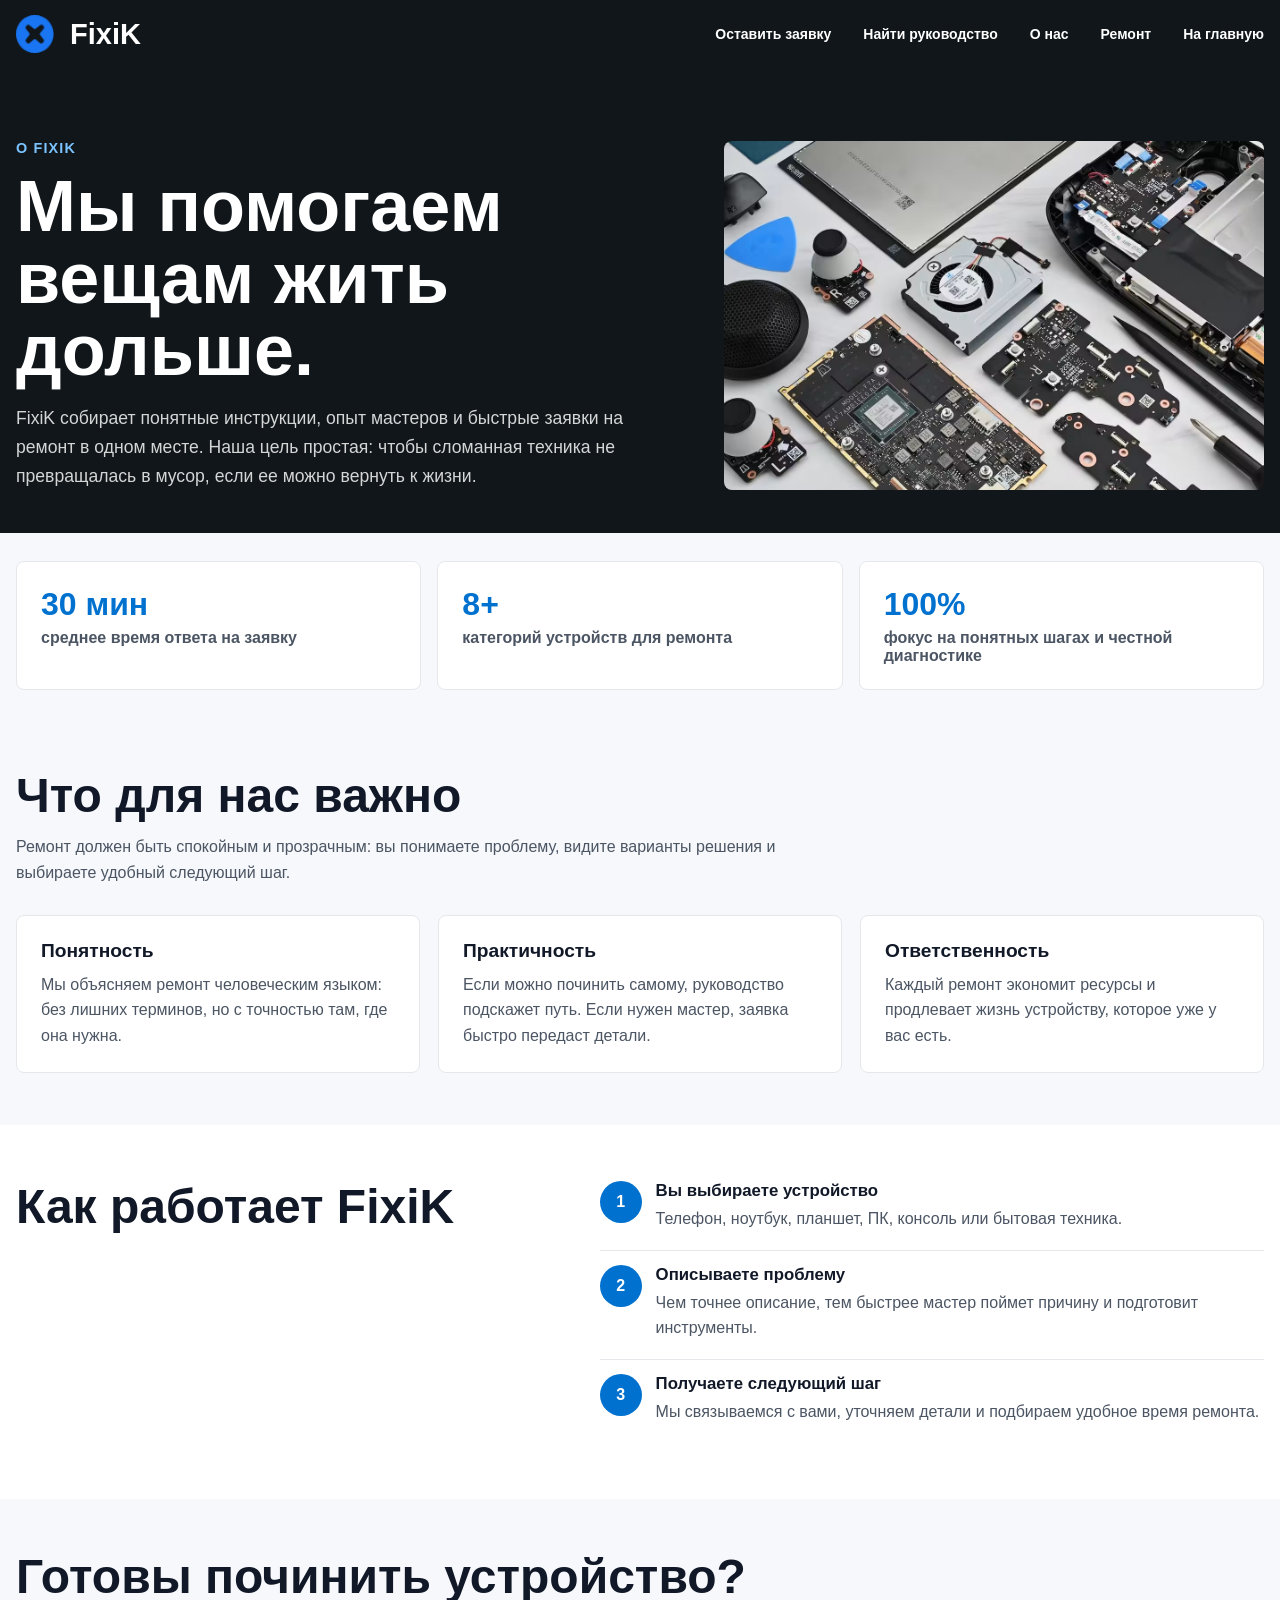
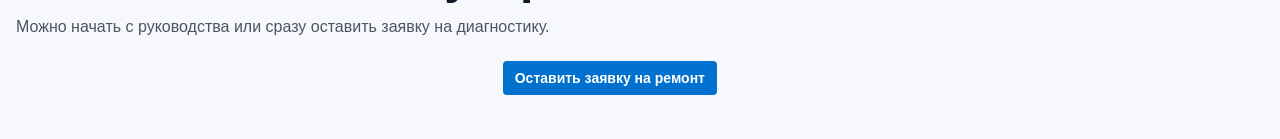
<file: about.html>
<!DOCTYPE html>
<html lang="ru">
<head>
    <meta charset="UTF-8">
    <meta name="viewport" content="width=device-width, initial-scale=1.0">
    <link rel="stylesheet" href="style.css">
    <title>О нас - FixiK</title>
</head>
<body class="page-main">
<div class="wrapper">
    <div class="header">
        <header class="conteiner">
            <img class="llogo" src="images/x.png" alt="">
            <a class="logo" href="index.html">FixiK</a>
            <button class="menu-toggle" id="menuToggle" type="button" aria-label="Открыть меню" aria-expanded="false">
                <span></span>
                <span></span>
                <span></span>
            </button>
            <nav>
                <ul>
                    <li><a href="index.html#request">Оставить заявку</a></li>
                    <li><a href="guides.html">Найти руководство</a></li>
                    <li><a href="about.html">О нас</a></li>
                    <li class="active"><a href="index.html#request">Ремонт</a></li>
                    <li class="active1"><a href="index.html">На главную</a></li>
                </ul>
            </nav>
        </header>
    </div>

    <main>
        <section class="page-hero">
            <div class="conteiner page-hero-grid">
                <div>
                    <div class="page-kicker">О FixiK</div>
                    <h1>Мы помогаем вещам жить дольше.</h1>
                    <p>FixiK собирает понятные инструкции, опыт мастеров и быстрые заявки на ремонт в одном месте. Наша цель простая: чтобы сломанная техника не превращалась в мусор, если ее можно вернуть к жизни.</p>
                </div>
                <div class="page-hero-media">
                    <img src="images/guide2.jpg" alt="Мастер ремонтирует устройство">
                </div>
            </div>
        </section>

        <section class="conteiner about-stats">
            <div class="about-stat">
                <strong>30 мин</strong>
                <span>среднее время ответа на заявку</span>
            </div>
            <div class="about-stat">
                <strong>8+</strong>
                <span>категорий устройств для ремонта</span>
            </div>
            <div class="about-stat">
                <strong>100%</strong>
                <span>фокус на понятных шагах и честной диагностике</span>
            </div>
        </section>

        <section class="content-section conteiner">
            <div class="section-heading">
                <h2>Что для нас важно</h2>
                <p>Ремонт должен быть спокойным и прозрачным: вы понимаете проблему, видите варианты решения и выбираете удобный следующий шаг.</p>
            </div>
            <div class="value-grid">
                <article class="value-card">
                    <h3>Понятность</h3>
                    <p>Мы объясняем ремонт человеческим языком: без лишних терминов, но с точностью там, где она нужна.</p>
                </article>
                <article class="value-card">
                    <h3>Практичность</h3>
                    <p>Если можно починить самому, руководство подскажет путь. Если нужен мастер, заявка быстро передаст детали.</p>
                </article>
                <article class="value-card">
                    <h3>Ответственность</h3>
                    <p>Каждый ремонт экономит ресурсы и продлевает жизнь устройству, которое уже у вас есть.</p>
                </article>
            </div>
        </section>

        <section class="about-band">
            <div class="conteiner about-band-grid">
                <h2>Как работает FixiK</h2>
                <div class="about-steps">
                    <div class="about-step">
                        <span>1</span>
                        <div>
                            <h3>Вы выбираете устройство</h3>
                            <p>Телефон, ноутбук, планшет, ПК, консоль или бытовая техника.</p>
                        </div>
                    </div>
                    <div class="about-step">
                        <span>2</span>
                        <div>
                            <h3>Описываете проблему</h3>
                            <p>Чем точнее описание, тем быстрее мастер поймет причину и подготовит инструменты.</p>
                        </div>
                    </div>
                    <div class="about-step">
                        <span>3</span>
                        <div>
                            <h3>Получаете следующий шаг</h3>
                            <p>Мы связываемся с вами, уточняем детали и подбираем удобное время ремонта.</p>
                        </div>
                    </div>
                </div>
            </div>
        </section>

        <section class="content-section conteiner">
            <div class="section-heading">
                <h2>Готовы починить устройство?</h2>
                <p>Можно начать с руководства или сразу оставить заявку на диагностику.</p>
            </div>
            <a class="buttonpart" href="index.html#request">Оставить заявку на ремонт</a>
        </section>
    </main>
</div>

<script>
    const menuToggle = document.getElementById('menuToggle');
    const headerNav = document.querySelector('.header nav');

    menuToggle.addEventListener('click', () => {
        const isOpen = headerNav.classList.toggle('active');
        menuToggle.classList.toggle('active', isOpen);
        menuToggle.setAttribute('aria-expanded', String(isOpen));
    });
</script>
</body>
</html>
</file>
<file: style.css>
*{
    margin: 0;
    padding: 0;
    text-rendering: optimizeSpeed;
    font-size: 16px;
    font-family: -apple-system, BlinkMacSystemFont, 'Segoe UI', 'Noto Sans', Helvetica, Arial, sans-serif, 'Apple Color Emoji', 'Segoe UI Emoji';
}
html{
    scroll-behavior: smooth;
}
.header{
    display: flex;
    justify-content: space-around;
    align-items: center;
    background-color: #11161a;
    width: 100%;
    height: 68px;
}
.login{
    display: flex;
    justify-content: space-around;
    align-items: center;
    background-color: #0071ce;
    width: 100%;
    height: 52px;
}
.login a{
    color: rgb(255, 255, 255);
    font-size: 16px;
    font-weight: 600;
}
.login p{
    color: rgb(255, 255, 255);
    font-size: 16px;
    font-weight: 600;
}
.header a{
    color: rgb(255, 255, 255);
    font-size: 14px;
    font-weight: 600;
    text-decoration: none;
}
.wrapper{
    width: 100%;
}
.conteiner {
    width: 1400px;
    margin: 0 auto;
}
.brand{
    display: inline-flex;
    align-items: center;
    gap: 10px;
    flex: 0 0 auto;
    line-height: 1;
}
header .logo{
    color: rgb(255, 255, 255);
    font-size: 29px;
    font-weight: 800;
}
header .llogo{
    display: block;
    width: 38px;
    height: 38px;
    object-fit: contain;
}
header nav{
    float: right;
    width: 80%;
}
header nav ul{
    list-style: none;
    display: flex;
    justify-content: flex-end;
    gap: 32px;
    margin-top: 19px;
}
header nav ul li{
    display: inline-block;
}
header nav ul li.active{
    position: static;
}
header nav ul li.active1::after{
    content: "";
    display: none;
    width: 1px;
    height: 23px;
    background: #585874;
    position: relative;
    right: 16px;
    bottom: 20px;
}
.hero{
    margin-bottom: 305px;
}
.hero img {
    position: absolute;
    width: 100vw;
    height: 450px;
    object-fit: cover;
}
.hero--info{
    display: flex;
    align-items: center;
    width: 100%;
    flex-direction: column;
}
.hero--info h1{
    color: white;
    font-size: 3rem;
    font-weight: 600;
    margin-top: 100px;
    z-index: 2;
}
.hero--info h3{
    color: white;
    font-size: 1.3rem;
    font-weight: 600;
    z-index: 2;
}
.trending .n{
    font-size: 3rem;
    font-weight: 600;
    text-align: center;
}
.otvet{
    font-size: 3rem;
    font-weight: 600;
    text-align: center;
}
.trending h1{
    font-size: 1.25rem;
    font-weight: 500;
    margin-top: 2px;
    text-align: center;
}
.trending h2{
    font-size: 1.25rem;
    font-weight: 500;
    margin-top: 1px;
    text-align: center;
}
.info{
    display: flex;
    gap: 22px;
    justify-content: center;
    flex-wrap: wrap;
}
.block {
    margin-top: 50px;
    background: #000;
    border-radius: 1rem;
    overflow: hidden;
    width: 390px;
    height: 701px;
    display: flex;
    flex-direction: column;
    justify-content: space-between;
    flex: 1 1 300px;
    max-width: 395px;
}
.block .guide1 {
    width: 100%;
    height: 53.6%;
    object-fit: cover;
    --tw-duration: .3s;
    transition-duration: .3s;
}
.block:hover .guide1{
    transform: scale(1.1);
}
.card-content {
    padding: 20px;
}
.small-text {
    color: white;
    font-size: .875rem;
    position: relative;
    bottom: 10px;
}
.block h4 {
    font-size: 32px;
    font-weight: 600;
    margin: 10px 0;
    color: white;
    position: relative;
    bottom: 10px;
    line-height: 1.1;
}
.block p {
    color: #8993a3;
    font-size: .875rem;
    line-height: 1.4;
    position: relative;
    bottom: 5px;
}
.button {
    display: block;
    margin-top: 20px;
    padding: 12px;
    text-align: center;
    background: white;
    color: black;
    border-radius: 8px;
    cursor: pointer;
    font-size: 14px;
    font-weight: 600;
    text-decoration: none;
}
.button:hover {
    background: rgb(224, 223, 223);
}
.block .book{
    position: relative;
    top: 4px;
    right: 2px;
}
.block-2 {
    margin-top: 50px;
    background: #000;
    border-radius: 1rem;
    overflow: hidden;
    width: 390px;
    height: 701px;
    display: flex;
    flex-direction: column;
    justify-content: space-between;
    flex: 1 1 300px;
    max-width: 395px;
}
.block-2 .guide2 {
    width: 100%;
    height: 53.6%;
    object-fit: cover;
    --tw-duration: .3s;
    transition-duration: .3s;
}
.block-2:hover .guide2{
    transform: scale(1.1);
}
.card-content2 {
    padding: 20px;
}
.small-text2 {
    color: white;
    position: relative;
    bottom: 40px;
    font-size: .875rem;
    margin-bottom: 10px;
}
.block-2 h4 {
    position: relative;
    bottom: 40px;
    font-size: 32px;
    font-weight: 600;
    margin: 10px 0;
    color: white;
    line-height: 1.2;
}
.block-2 p {
    position: relative;
    bottom: 35px;
    color: #8993a3;
    font-size: .875rem;
    line-height: 1.4;
}
.block-2 .key{
    position: relative;
    top: 4px;
    right: 3px;
}
.block-3 {
    margin-top: 50px;
    background: #000;
    border-radius: 1rem;
    overflow: hidden;
    width: 390px;
    height: 701px;
    display: flex;
    flex-direction: column;
    justify-content: space-between;
    flex: 1 1 300px;
    max-width: 395px;
}
.block-3 .guide3 {
    width: 100%;
    height: 53.6%;
    object-fit: cover;
    --tw-duration: .3s;
    transition-duration: .3s;
}
.block-3:hover .guide3{
    transform: scale(1.1);
}
.card-content3 {
    padding: 20px;
}
.small-text3 {
    color: white;
    position: relative;
    bottom: 25px;
    font-size: .875rem;
    margin-bottom: 10px;
}
.block-3 h4 {
    position: relative;
    bottom: 25px;
    font-size: 32px;
    font-weight: 600;
    margin: 10px 0;
    color: white;
    line-height: 1.2;
}
.block-3 p {
    position: relative;
    bottom: 20px;
    color: #8993a3;
    font-size: .875rem;
    line-height: 1.4;
}
.block-3 .lamp{
    position: relative;
    right: 3px;
    top: 6px;
}
.tutorials{
    padding: 50px 0 0;
    text-align: center;
}
.tutorials .r{
    font-size: 3rem;
    font-weight: 600;
}
.all{
    font-size: 3rem;
    font-weight: 600;
    position: relative;
    bottom: 15px;
}
.imageblocks{
    display: flex;
    gap: 16px;
}
.tutorials h1{
    font-size: 1.25rem;
    font-weight: 500;
    margin-top: 2px;
}
.tutorials h2{
    font-size: 1.25rem;
    font-weight: 500;
    margin-top: 1px;
    padding-bottom: 50px;
}
.tutblock{
    display: flex;
    flex-direction: column;
    align-items: center;
    border-radius: 1rem;
    background-color: #f3f4f6;
    width: 192px;
    height: 220px;
    cursor: pointer;
    transition: transform .15s ease, background-color .15s ease;
}
.tutblock:hover{
    background-color: #ebeaea;
    transform: translateY(-2px);
}
.tutblock:focus{
    outline: 2px solid #0071ce;
    outline-offset: 3px;
}
.tutblock img{
    margin-top: 15px;
    border-radius: 1rem;
    width: 160px;
    height: 120px;
    object-fit: contain;
    background: white;
}
.tutblock p{
    display: flex;
    flex-direction: column;
    align-items: center;
    margin-top: 13px;
    font-size: 1rem;
    font-weight: 600;
}
.imageblocks2{
    display: flex;
    margin-top: 15px;
    gap: 16px;
}
.imageblocks3{
    display: flex;
    margin-top: 15px;
    gap: 16px;
    padding-bottom: 64px;
}
.allblocks{
    padding-left: 85px;
}

.modal-overlay {
    display: none;
    position: fixed;
    inset: 0;
    background: rgba(0,0,0,0.55);
    z-index: 1000;
    align-items: center;
    justify-content: center;
}
.modal-overlay.active {
    display: flex;
}
.modal {
    background: white;
    border-radius: 16px;
    padding: 40px;
    width: 100%;
    max-width: 420px;
    position: relative;
    display: flex;
    flex-direction: column;
    gap: 16px;
    box-shadow: 0 24px 60px rgba(0,0,0,0.25);
    animation: modalIn 200ms ease;
}
@keyframes modalIn {
    from { opacity: 0; transform: translateY(-16px); }
    to   { opacity: 1; transform: translateY(0); }
}
.modal h2 {
    font-size: 1.75rem;
    font-weight: 700;
    color: #111827;
}
.modal-sub {
    color: #6b7280;
    font-size: 0.9rem;
    margin-top: -8px;
}
.modal form {
    display: flex;
    flex-direction: column;
    gap: 12px;
}
.modal-close {
    position: absolute;
    top: 16px;
    right: 16px;
    background: none;
    border: none;
    font-size: 1.1rem;
    cursor: pointer;
    color: #9ca3af;
    line-height: 1;
    padding: 4px;
}
.modal-close:hover {
    color: #111827;
}
.modal-switch {
    text-align: center;
    font-size: 0.875rem;
    color: #6b7280;
    margin-top: 36px;
}
.modal-switch a {
    color: #0071ce;
    font-weight: 600;
    text-decoration: none;
}
.modal-switch a:hover {
    text-decoration: underline;
}

/* === Секция заявки === */
.request-section {
    background: linear-gradient(135deg, #0071ce 0%, #003d7a 100%);
    padding: 80px 0;
}

.request-container {
    display: flex;
    gap: 80px;
    align-items: flex-start;
}

.request-text {
    flex: 1;
    color: white;
}

.request-text h2 {
    font-size: 2.5rem;
    font-weight: 700;
    margin-bottom: 16px;
    line-height: 1.2;
}

.request-text p {
    font-size: 1.1rem;
    color: rgba(255,255,255,0.85);
    margin-bottom: 32px;
    line-height: 1.6;
}

.request-benefits {
    list-style: none;
    display: flex;
    flex-direction: column;
    gap: 12px;
}

.request-benefits li {
    font-size: 1rem;
    color: rgba(255,255,255,0.9);
    font-weight: 500;
}

.request-form {
    flex: 1;
    background: white;
    border-radius: 16px;
    padding: 40px;
    display: flex;
    flex-direction: column;
    gap: 20px;
    box-shadow: 0 20px 60px rgba(0,0,0,0.2);
}

.form-group {
    display: flex;
    flex-direction: column;
    gap: 6px;
}

.form-group label {
    font-size: 0.875rem;
    font-weight: 600;
    color: #374151;
}

.form-group input,
.form-group select,
.form-group textarea {
    padding: 12px 16px;
    border: 1.5px solid #e5e7eb;
    border-radius: 8px;
    font-size: 0.9rem;
    color: #111827;
    outline: none;
    transition: border-color 200ms;
    background: #f9fafb;
}

.form-group input:focus,
.form-group select:focus,
.form-group textarea:focus {
    border-color: #0071ce;
    background: white;
}

.form-group textarea {
    height: 100px;
    resize: vertical;
    font-family: inherit;
}

.request-btn {
    padding: 14px;
    background: #0071ce;
    color: white;
    border: none;
    border-radius: 8px;
    font-size: 1rem;
    font-weight: 700;
    cursor: pointer;
    transition: background 200ms, transform 100ms;
}

.request-btn:hover {
    background: #005bb0;
}

.request-btn:active {
    transform: scale(0.98);
}

.request-btn:disabled {
    background: #9ca3af;
    cursor: not-allowed;
}

.form-status {
    font-size: 0.875rem;
    text-align: center;
    min-height: 20px;
}

.form-status.success {
    color: #16a34a;
    font-weight: 600;
}

.form-status.error {
    color: #dc2626;
    font-weight: 600;
}

/* === Календарь === */
.calendar {
    border: 1.5px solid #e5e7eb;
    border-radius: 12px;
    overflow: hidden;
    background: #fff;
    user-select: none;
}

.calendar-header {
    display: flex;
    align-items: center;
    justify-content: space-between;
    background: #0071ce;
    padding: 12px 16px;
}

.cal-month-year {
    color: white;
    font-size: 1rem;
    font-weight: 700;
    letter-spacing: 0.3px;
}

.cal-nav {
    background: none;
    border: none;
    color: white;
    font-size: 1.6rem;
    cursor: pointer;
    line-height: 1;
    padding: 0 8px;
    border-radius: 6px;
    transition: background 150ms;
}

.cal-nav:hover {
    background: rgba(255,255,255,0.2);
}

.calendar-weekdays {
    display: grid;
    grid-template-columns: repeat(7, 1fr);
    background: #f0f7ff;
    border-bottom: 1px solid #e5e7eb;
}

.calendar-weekdays span {
    text-align: center;
    padding: 8px 0;
    font-size: 0.75rem;
    font-weight: 700;
    color: #6b7280;
    text-transform: uppercase;
}

.calendar-days {
    display: grid;
    grid-template-columns: repeat(7, 1fr);
    gap: 2px;
    padding: 8px;
    background: #fff;
}

.cal-day {
    aspect-ratio: 1;
    border: none;
    background: none;
    border-radius: 8px;
    font-size: 0.875rem;
    font-weight: 500;
    cursor: pointer;
    color: #111827;
    transition: background 150ms, color 150ms;
    display: flex;
    align-items: center;
    justify-content: center;
}

.cal-day:hover:not(:disabled) {
    background: #e0f0ff;
    color: #0071ce;
}

.cal-day.today {
    font-weight: 800;
    color: #0071ce;
    border: 2px solid #0071ce;
}

.cal-day.selected {
    background: #0071ce;
    color: white !important;
    font-weight: 700;
}

.cal-day.selected:hover {
    background: #005bb0;
}

.cal-day.disabled,
.cal-day:disabled {
    color: #d1d5db;
    cursor: not-allowed;
    background: none;
}

.cal-day.empty {
    background: none;
    cursor: default;
}

.selected-date-label {
    margin-top: 8px;
    font-size: 0.875rem;
    font-weight: 600;
    color: #16a34a;
    min-height: 20px;
}

/* === Слоты времени === */
.time-slots {
    display: flex;
    flex-wrap: wrap;
    gap: 8px;
}

.time-slot {
    padding: 8px 14px;
    border: 1.5px solid #e5e7eb;
    border-radius: 8px;
    background: #f9fafb;
    font-size: 0.875rem;
    font-weight: 600;
    color: #374151;
    cursor: pointer;
    transition: background 150ms, border-color 150ms, color 150ms;
}

.time-slot:hover:not(:disabled) {
    background: #e0f0ff;
    border-color: #0071ce;
    color: #0071ce;
}

.time-slot.active {
    background: #0071ce;
    border-color: #0071ce;
    color: white;
}

.time-slot.disabled,
.time-slot:disabled {
    color: #d1d5db;
    background: #f3f4f6;
    border-color: #e5e7eb;
    cursor: not-allowed;
}

/* === Конец секции заявки === */

.partners{
    margin-top: 50px;
}
.partners h3{
    display: flex;
    flex-direction: column;
    align-items: center;
    font-size: 32px;
    font-weight: 700;
}
.partners h1{
    display: flex;
    flex-direction: column;
    align-items: center;
    font-weight: normal;
    margin-top: 25px;
}
.partnersblocks{
    display: flex;
    align-items: center;
    gap: 2px;
    margin-top: 40px;
}
.partblock{
    display: flex;
    justify-content: center;
    background-color: #f5f5f5;
    width: 338px;
    height: 150px;
}
.partblock img{
    display: flex;
    width: 320px;
    height: 150px;
}
.partnersblocks2{
    display: flex;
    align-items: center;
    gap: 2px;
    margin-top: 2px;
    padding-bottom: 50px;
}
.buttonpart {
    position: relative;
    left: 39%;
    padding: 12px;
    padding-bottom: 9px;
    padding-top: 9px;
    text-align: center;
    background: rgb(0, 113, 206);
    color: rgb(255, 255, 255);
    border-radius: 4px;
    cursor: pointer;
    font-weight: 600;
    text-decoration: none;
    font-size: 14px;
    line-height: 18px;
}
.buttonpart:hover {
    background: rgba(0, 113, 206, 0.800);
}
.footer{
    display: flex;
    width: 100%;
    height: 610px;
    background: #11161a;
    margin-top: 124px;
}
.footerobj{
    max-width: 1280px;
    width: 100%;
    margin: 0 auto;
    padding-inline-start: 32px;
    padding-inline-end: 32px;
}
.footer4i1{
    display: grid;
    gap: 16px;
    grid-auto-flow: row;
    padding: 0px;
    grid-template-columns: repeat(4, minmax(0px, 0.15fr));
}
.col1 p{
    font-weight: 700;
    margin-bottom: 12px;
    margin-top: 50px;
    font-size: 16px;
    color: white;
}
.listtext{
    list-style: none;
    padding-bottom: 4px;
    padding-top: 4px;
    margin-top: 4px;
    margin-bottom: 4px;
    font-size: 12px;
}
.col1 li a{
    text-decoration: none;
    color: #d1d5db;
    font-size: 14px;
    font-weight: 400;
    transition: 400ms;
}
.col1 li a:hover{
    color: white;
}
.col2 p{
    font-weight: 700;
    margin-bottom: 12px;
    margin-top: 50px;
    font-size: 16px;
    color: white;
}
.col2 li a{
    text-decoration: none;
    color: #d1d5db;
    font-size: 14px;
    font-weight: 400;
    transition: 400ms;
}
.col2 li a:hover{
    color: white;
}
.col3 p{
    font-weight: 700;
    margin-bottom: 12px;
    margin-top: 50px;
    font-size: 16px;
    color: white;
}
.col3 li a{
    text-decoration: none;
    color: #d1d5db;
    font-size: 14px;
    font-weight: 400;
    transition: 400ms;
}
.col3 li a:hover{
    color: white;
}
.col4 p{
    font-weight: 700;
    margin-bottom: 12px;
    margin-top: 50px;
    font-size: 16px;
}
.col4 a{
    text-decoration: none;
    color: white;
}
.flexjust{
    display: flex;
    gap: .25rem;
    justify-content: center;
    flex-direction: column;
}
.flexjust img{
    --tw-duration: .3s;
    transition-duration: .3s;
    width: 168px;
    height: 48px;
}
.flexjust img:hover{
    transform: scale(1.1);
}
.apple{
    margin-bottom: 7px;
}
.social{
    display: flex;
    justify-content: end;
    margin-top: 20px;
    margin-bottom: 28px;
    width: 100%;
    gap: 26px;
    border-top: 1px solid rgba(55, 65, 81, 0.6);
    border-bottom: 1px solid rgba(55, 65, 81, 0.6);
    padding: 23px 0;
}
.social svg{
    color: #9ca3af;
    width: 24px;
    height: 24px;
    transition: 300ms;
}
.social svg:hover{
    color: white;
}
.manifest{
    display: flex;
    justify-content: center;
    align-items: center;
    flex-direction: column;
}
.manifest svg{
    margin-bottom: 10px;
    width: 74px;
    height: 80px;
}
.manifest p{
    width: 163px;
    font-size: 14px;
    color: #d1d5db;
}
.licence{
    display: flex;
    justify-content: center;
    margin-top: 40px;
    margin-left: 26px;
}
.licence span{
    display: flex;
    width: 300px;
    color: #9ca3af;
    font-size: 12px;
}
.licence a{
    text-decoration: none;
    color: #9ca3af;
    font-size: 12px;
}

/* === Адаптация под устройства === */
*, *::before, *::after {
    box-sizing: border-box;
}

body {
    overflow-x: hidden;
}

img {
    max-width: 100%;
}

.conteiner {
    width: min(1400px, calc(100% - 32px));
}

.menu-toggle {
    display: none;
    width: 44px;
    height: 44px;
    border: 0;
    border-radius: 8px;
    background: rgba(255,255,255,0.08);
    cursor: pointer;
    align-items: center;
    justify-content: center;
    flex-direction: column;
    gap: 5px;
}

.menu-toggle span {
    display: block;
    width: 22px;
    height: 2px;
    border-radius: 999px;
    background: #fff;
    transition: transform 180ms ease, opacity 180ms ease;
}

.menu-toggle.active span:nth-child(1) {
    transform: translateY(7px) rotate(45deg);
}

.menu-toggle.active span:nth-child(2) {
    opacity: 0;
}

.menu-toggle.active span:nth-child(3) {
    transform: translateY(-7px) rotate(-45deg);
}

.header .conteiner {
    display: flex;
    align-items: center;
    justify-content: space-between;
    gap: 16px;
}

.header nav {
    margin-left: auto;
    width: auto;
    flex: 1;
}

.header nav ul {
    align-items: center;
    margin-top: 0;
}

.header nav a {
    white-space: nowrap;
}

.page-main {
    background: #f6f8fb;
    color: #111827;
}

.page-hero {
    padding: 72px 0 42px;
    background: #11161a;
    color: white;
}

.page-hero-grid {
    display: grid;
    grid-template-columns: minmax(0, 1.1fr) minmax(280px, 0.9fr);
    gap: 48px;
    align-items: center;
}

.page-kicker {
    color: #7cc4ff;
    font-size: 0.9rem;
    font-weight: 800;
    text-transform: uppercase;
    letter-spacing: 0.08em;
    margin-bottom: 14px;
}

.page-hero h1,
.guide-finder h1 {
    font-size: clamp(2.2rem, 6vw, 4.5rem);
    line-height: 1;
    font-weight: 800;
    margin-bottom: 18px;
}

.page-hero p,
.guide-finder p {
    color: rgba(255,255,255,0.82);
    font-size: 1.1rem;
    line-height: 1.65;
    max-width: 680px;
}

.page-hero-media {
    overflow: hidden;
    border-radius: 8px;
    min-height: 320px;
    background: #000;
}

.page-hero-media img {
    width: 100%;
    height: 100%;
    min-height: 320px;
    object-fit: cover;
    display: block;
}

.about-stats {
    display: grid;
    grid-template-columns: repeat(3, minmax(0, 1fr));
    gap: 16px;
    padding: 28px 0;
}

.about-stat,
.value-card,
.guide-card,
.tip-card {
    background: white;
    border: 1px solid #e5e7eb;
    border-radius: 8px;
}

.about-stat {
    padding: 24px;
}

.about-stat strong {
    display: block;
    font-size: 2rem;
    color: #0071ce;
    margin-bottom: 6px;
}

.about-stat span {
    color: #4b5563;
    font-weight: 600;
}

.content-section {
    padding: 52px 0;
}

.section-heading {
    max-width: 760px;
    margin-bottom: 28px;
}

.section-heading h2 {
    font-size: clamp(1.8rem, 4vw, 3rem);
    line-height: 1.08;
    margin-bottom: 12px;
}

.section-heading p {
    color: #4b5563;
    line-height: 1.65;
}

.value-grid {
    display: grid;
    grid-template-columns: repeat(3, minmax(0, 1fr));
    gap: 18px;
}

.value-card {
    padding: 24px;
}

.value-card h3 {
    font-size: 1.2rem;
    margin-bottom: 10px;
}

.value-card p {
    color: #4b5563;
    line-height: 1.6;
}

.about-band {
    background: white;
    padding: 56px 0;
}

.about-band-grid {
    display: grid;
    grid-template-columns: minmax(0, 0.9fr) minmax(0, 1.1fr);
    gap: 40px;
    align-items: start;
}

.about-band h2 {
    font-size: clamp(1.8rem, 4vw, 3rem);
    line-height: 1.08;
}

.about-steps {
    display: grid;
    gap: 14px;
}

.about-step {
    display: grid;
    grid-template-columns: 42px minmax(0, 1fr);
    gap: 14px;
    align-items: start;
    padding-bottom: 18px;
    border-bottom: 1px solid #e5e7eb;
}

.about-step:last-child {
    border-bottom: 0;
}

.about-step span {
    display: flex;
    width: 42px;
    height: 42px;
    align-items: center;
    justify-content: center;
    border-radius: 50%;
    background: #0071ce;
    color: white;
    font-weight: 800;
}

.about-step h3 {
    font-size: 1.05rem;
    margin-bottom: 6px;
}

.about-step p {
    color: #4b5563;
    line-height: 1.55;
}

.guide-finder {
    padding: 64px 0 48px;
    background: #11161a;
    color: white;
}

.guide-search-panel {
    margin-top: 30px;
    display: grid;
    grid-template-columns: minmax(0, 1fr) auto;
    gap: 12px;
    max-width: 820px;
}

.guide-search-panel input {
    border: 1px solid rgba(255,255,255,0.2);
    background: rgba(255,255,255,0.08);
    color: white;
    border-radius: 8px;
    padding: 16px 18px;
    font-size: 1rem;
    outline: none;
}

.guide-search-panel input::placeholder {
    color: rgba(255,255,255,0.58);
}

.guide-search-panel input:focus {
    border-color: #7cc4ff;
    background: rgba(255,255,255,0.12);
}

.guide-filter-row {
    display: flex;
    flex-wrap: wrap;
    gap: 10px;
    margin-top: 20px;
}

.guide-filter {
    border: 1px solid #d1d5db;
    background: white;
    color: #111827;
    border-radius: 999px;
    padding: 9px 14px;
    cursor: pointer;
    font-weight: 700;
}

.guide-filter.active,
.guide-filter:hover {
    background: #0071ce;
    border-color: #0071ce;
    color: white;
}

.guide-results {
    padding: 46px 0 64px;
}

.guide-results-top {
    display: flex;
    align-items: end;
    justify-content: space-between;
    gap: 20px;
    margin-bottom: 24px;
}

.guide-results-top h2 {
    font-size: clamp(1.8rem, 4vw, 2.7rem);
}

.guide-count {
    color: #6b7280;
    font-weight: 700;
}

.guide-grid {
    display: grid;
    grid-template-columns: repeat(3, minmax(0, 1fr));
    gap: 18px;
}

.guide-card {
    overflow: hidden;
    display: flex;
    flex-direction: column;
}

.guide-card img {
    width: 100%;
    height: 170px;
    object-fit: cover;
    display: block;
}

.guide-card-body {
    padding: 18px;
    display: flex;
    flex-direction: column;
    gap: 10px;
    flex: 1;
}

.guide-card h3 {
    font-size: 1.1rem;
    line-height: 1.25;
}

.guide-card p {
    color: #4b5563;
    line-height: 1.5;
}

.guide-details {
    display: none;
    margin-top: 4px;
    padding-top: 14px;
    border-top: 1px solid #e5e7eb;
}

.guide-card.open .guide-details {
    display: block;
}

.guide-details strong {
    display: block;
    margin: 12px 0 6px;
    font-size: 0.95rem;
    color: #111827;
}

.guide-details strong:first-child {
    margin-top: 0;
}

.guide-details ol {
    display: grid;
    gap: 8px;
    margin: 8px 0 0 20px;
}

.guide-details li {
    color: #374151;
    line-height: 1.45;
    padding-left: 2px;
}

.guide-warning {
    margin-top: 12px;
    padding: 10px 12px;
    border-left: 3px solid #f59e0b;
    background: #fff7ed;
    color: #92400e !important;
    border-radius: 6px;
}

.guide-meta {
    color: #0071ce;
    font-size: 0.85rem;
    font-weight: 800;
}

.guide-card .button {
    margin-top: auto;
    background: #11161a;
    color: white;
    border: 0;
}

.guide-card .button:hover {
    background: #27313a;
}

.tips-grid {
    display: grid;
    grid-template-columns: repeat(4, minmax(0, 1fr));
    gap: 16px;
}

.tip-card {
    padding: 20px;
}

.tip-card strong {
    display: block;
    font-size: 1.05rem;
    margin-bottom: 8px;
}

.tip-card p {
    color: #4b5563;
    line-height: 1.5;
}

@media (max-width: 1180px) {
    .header {
        height: auto;
        min-height: 68px;
    }

    .header .conteiner {
        display: flex;
        align-items: center;
        justify-content: space-between;
        gap: 14px;
        position: relative;
        padding: 12px 0;
    }

    header .logo,
    header .llogo {
        position: static;
    }

    header nav {
        float: none;
        width: auto;
        flex: 1;
    }

    header nav ul {
        gap: 18px;
        justify-content: flex-end;
        margin-top: 0;
    }

    header nav ul li.active {
        left: 0;
    }

    header nav ul li.active1::after {
        display: none;
    }

    .hero {
        margin-bottom: 180px;
    }

    .allblocks {
        padding-left: 0;
    }

    .imageblocks,
    .imageblocks2,
    .imageblocks3 {
        display: grid;
        grid-template-columns: repeat(3, minmax(0, 1fr));
        gap: 16px;
    }

    .tutblock {
        width: 100%;
        height: auto;
        min-height: 220px;
    }

    .partnersblocks,
    .partnersblocks2 {
        display: grid;
        grid-template-columns: repeat(2, minmax(0, 1fr));
    }

    .partblock {
        width: 100%;
    }

    .partblock img {
        width: min(320px, 100%);
        object-fit: contain;
    }

    .buttonpart {
        position: static;
        display: block;
        width: fit-content;
        margin: 0 auto;
    }
}

@media (max-width: 900px) {
    .login {
        height: auto;
        padding: 12px 16px;
        text-align: center;
    }

    .menu-toggle {
        display: flex;
        flex: 0 0 44px;
    }

    header nav {
        display: none;
        position: absolute;
        top: calc(100% + 1px);
        left: 0;
        right: 0;
        z-index: 20;
        background: #11161a;
        border-top: 1px solid rgba(255,255,255,0.08);
        padding: 10px 0 14px;
        box-shadow: 0 20px 40px rgba(0,0,0,0.28);
    }

    header nav.active {
        display: block;
    }

    header nav ul {
        flex-direction: column;
        gap: 0;
    }

    header nav ul li {
        display: block;
    }

    header nav ul li a {
        display: block;
        padding: 13px 16px;
        font-size: 15px;
    }

    .hero {
        width: 100%;
        margin-bottom: 105px;
    }

    .hero img {
        left: 0;
        height: 360px;
    }

    .hero--info {
        min-height: 360px;
        justify-content: center;
        padding: 0 16px;
        text-align: center;
    }

    .hero--info h1 {
        margin-top: 0;
        font-size: 2.35rem;
        line-height: 1.08;
    }

    .trending .n,
    .otvet,
    .tutorials .r,
    .all {
        font-size: 2.2rem;
        line-height: 1.1;
    }

    .trending h1,
    .trending h2,
    .tutorials h1,
    .tutorials h2,
    .partners h1 {
        font-size: 1rem;
        line-height: 1.5;
    }

    .info {
        display: grid;
        grid-template-columns: 1fr;
    }

    .block,
    .block-2,
    .block-3 {
        width: 100%;
        max-width: none;
        height: auto;
        min-height: 0;
    }

    .block .guide1,
    .block-2 .guide2,
    .block-3 .guide3 {
        height: 260px;
    }

    .small-text,
    .small-text2,
    .small-text3,
    .block h4,
    .block-2 h4,
    .block-3 h4,
    .block p,
    .block-2 p,
    .block-3 p {
        position: static;
    }

    .request-container {
        flex-direction: column;
        gap: 32px;
    }

    .request-section {
        padding: 56px 0;
    }

    .request-text h2 {
        font-size: 2rem;
    }

    .request-form {
        width: 100%;
        padding: 28px;
    }

    .footer {
        height: auto;
        padding-bottom: 40px;
    }

    .footer4i1 {
        grid-template-columns: repeat(2, minmax(0, 1fr));
    }

    .social {
        justify-content: center;
        flex-wrap: wrap;
    }

    .page-hero-grid,
    .about-band-grid {
        grid-template-columns: 1fr;
    }

    .page-hero {
        padding: 54px 0 34px;
    }

    .page-hero-media {
        min-height: 260px;
    }

    .page-hero-media img {
        min-height: 260px;
    }

    .about-stats,
    .value-grid,
    .guide-grid,
    .tips-grid {
        grid-template-columns: repeat(2, minmax(0, 1fr));
    }

    .guide-results-top {
        align-items: start;
        flex-direction: column;
    }
}

@media (max-width: 640px) {
    .conteiner {
        width: min(100% - 24px, 1400px);
    }

    header .logo {
        font-size: 24px;
    }

    .login p,
    .login a {
        font-size: 14px;
        line-height: 1.35;
    }

    .hero {
        margin-bottom: 70px;
    }

    .hero img {
        height: 310px;
    }

    .hero--info {
        min-height: 310px;
    }

    .hero--info h1 {
        font-size: 1.9rem;
    }

    .hero--info h3 {
        font-size: 1rem;
    }

    .trending .n,
    .otvet,
    .tutorials .r,
    .all {
        font-size: 1.75rem;
    }

    .block,
    .block-2,
    .block-3 {
        border-radius: 12px;
    }

    .block .guide1,
    .block-2 .guide2,
    .block-3 .guide3 {
        height: 220px;
    }

    .block h4,
    .block-2 h4,
    .block-3 h4 {
        font-size: 1.55rem;
    }

    .imageblocks,
    .imageblocks2,
    .imageblocks3 {
        grid-template-columns: repeat(2, minmax(0, 1fr));
        gap: 12px;
    }

    .tutblock {
        height: auto;
        min-height: 190px;
        border-radius: 12px;
        justify-content: flex-start;
    }

    .tutblock img {
        width: calc(100% - 22px);
        height: 105px;
        object-fit: contain;
        border-radius: 10px;
        padding: 6px;
    }

    .tutblock p {
        font-size: 0.9rem;
        line-height: 1.2;
    }

    .modal {
        width: calc(100% - 24px);
        max-height: calc(100vh - 32px);
        overflow-y: auto;
        padding: 28px 22px;
        border-radius: 12px;
    }

    .request-form {
        padding: 22px;
        border-radius: 12px;
    }

    .request-text h2 {
        font-size: 1.7rem;
    }

    .time-slots {
        display: grid;
        grid-template-columns: repeat(2, minmax(0, 1fr));
    }

    .time-slot {
        width: 100%;
    }

    .partnersblocks,
    .partnersblocks2 {
        grid-template-columns: 1fr;
    }

    .partblock,
    .partblock img {
        height: 120px;
    }

    .footerobj {
        padding-inline: 16px;
    }

    .footer4i1 {
        grid-template-columns: 1fr;
    }

    .col1 p,
    .col2 p,
    .col3 p,
    .col4 p {
        margin-top: 28px;
    }

    .licence {
        margin-left: 0;
        text-align: center;
    }

    .licence span {
        justify-content: center;
        flex-wrap: wrap;
    }

    .page-hero,
    .guide-finder {
        padding: 42px 0 30px;
    }

    .page-hero-grid {
        gap: 28px;
    }

    .about-stats,
    .value-grid,
    .guide-grid,
    .tips-grid {
        grid-template-columns: 1fr;
    }

    .about-stat,
    .value-card,
    .tip-card {
        padding: 18px;
    }

    .guide-search-panel {
        grid-template-columns: 1fr;
    }

    .guide-search-panel .request-btn {
        text-align: center;
        text-decoration: none;
    }

    .guide-card img {
        height: 150px;
    }

    .about-band {
        padding: 42px 0;
    }

    .content-section {
        padding: 38px 0;
    }
}

@media (max-width: 420px) {
    .imageblocks,
    .imageblocks2,
    .imageblocks3 {
        grid-template-columns: 1fr;
    }

    .tutblock {
        height: auto;
        min-height: 180px;
    }

    .calendar-header {
        padding: 10px;
    }

    .cal-month-year {
        font-size: 0.9rem;
    }
}
</file>
